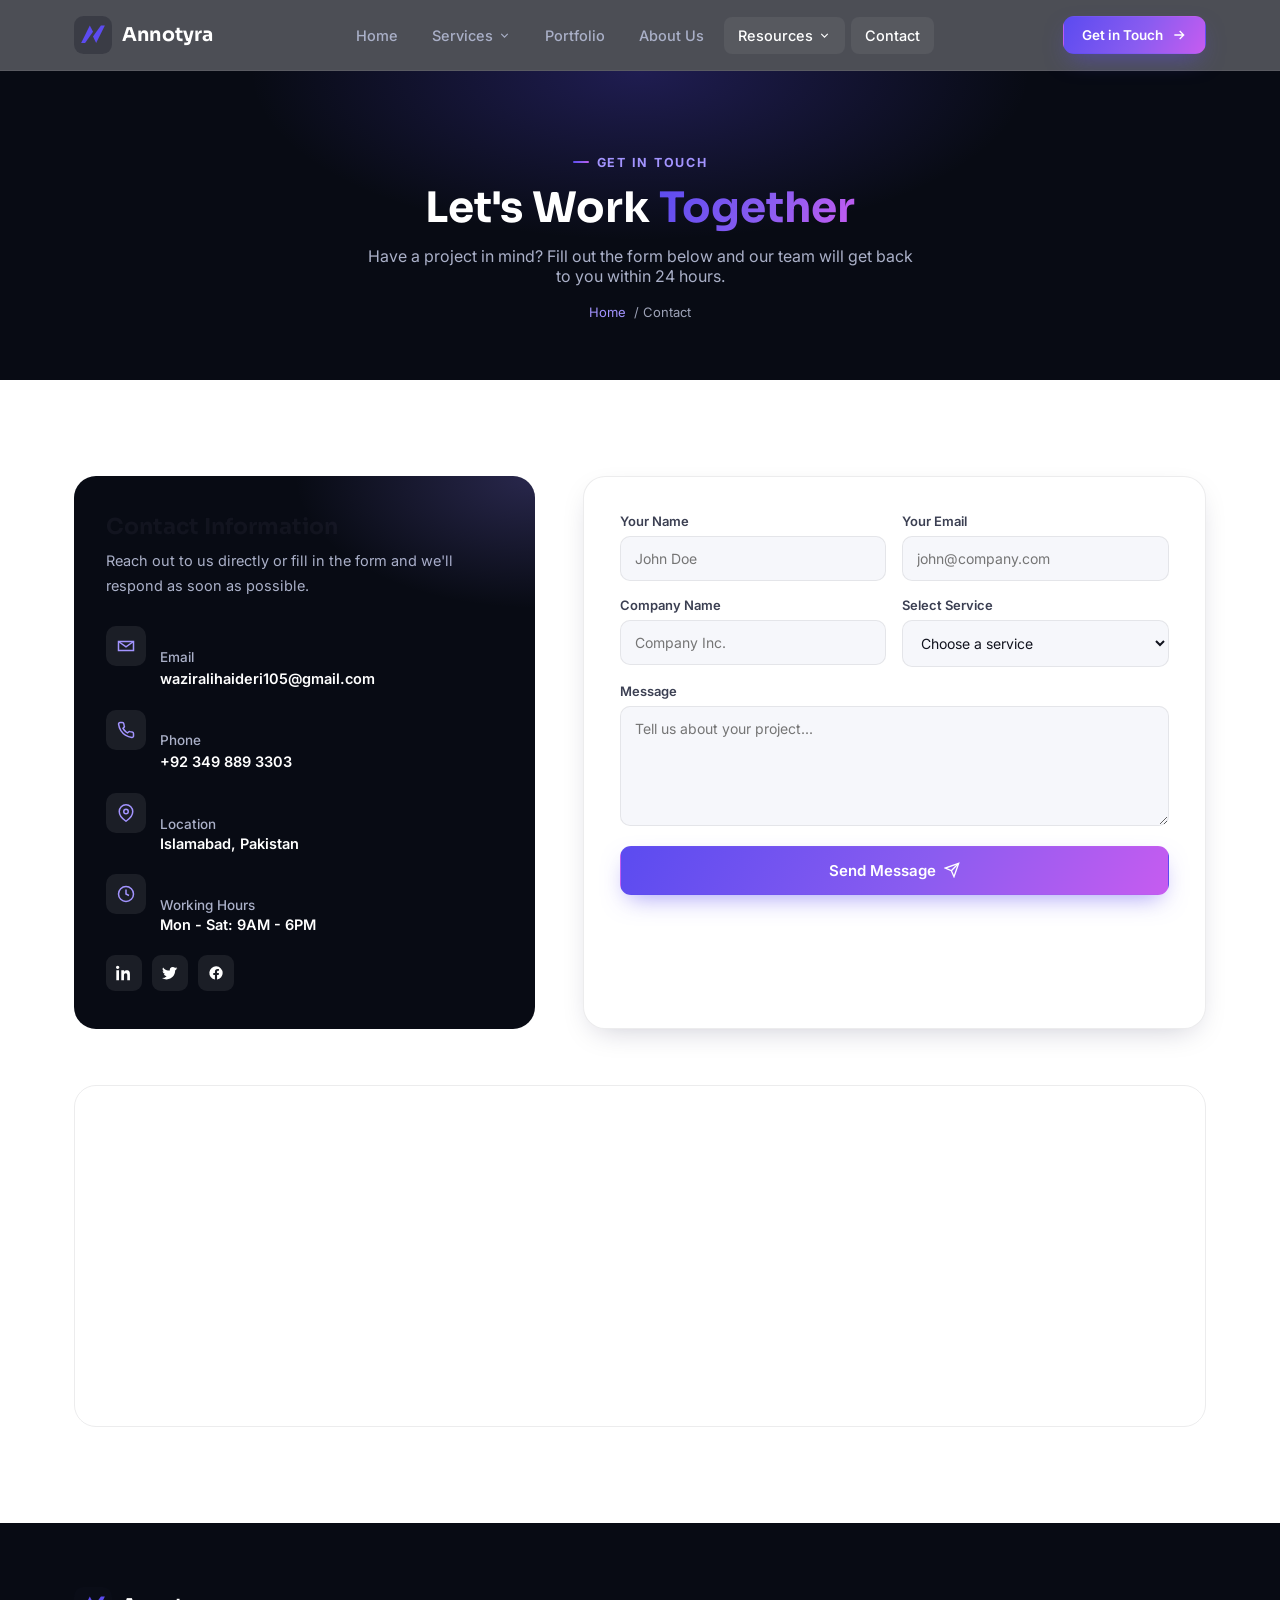
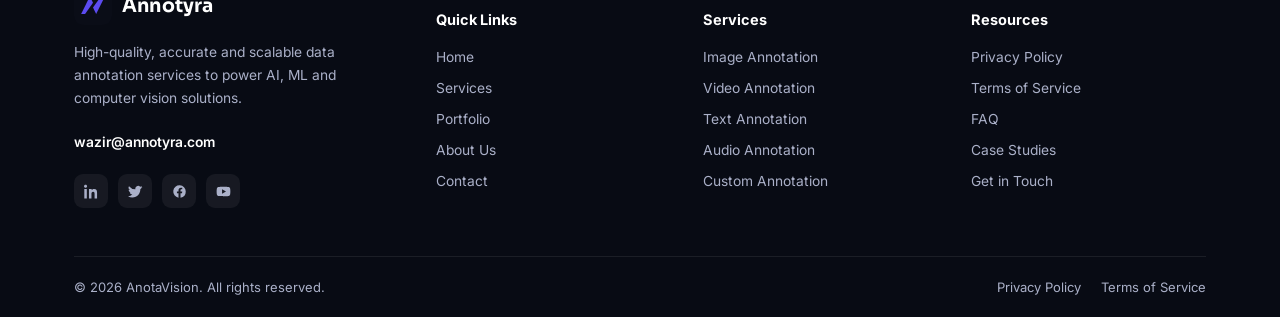
<file: contact.html>
<!DOCTYPE html>
<html lang="en">
<head>
<meta charset="UTF-8">
<meta name="viewport" content="width=device-width, initial-scale=1.0">
<title>Contact Us | Annotyra Data Annotation</title>
<meta name="description" content="Get in touch with Annotyra for high-quality data annotation services. Fill in the form or reach out directly and our team will respond within 24 hours.">
<link rel="icon" href="images/favicon.svg" type="image/svg+xml">
<link rel="preconnect" href="https://fonts.googleapis.com">
<link href="https://fonts.googleapis.com/css2?family=Sora:wght@500;600;700;800&family=Inter:wght@400;500;600;700&display=swap" rel="stylesheet">
<link rel="stylesheet" href="css/style.css">
</head>
<body>

<header class="site-header">
  <nav class="nav">
    <a href="index.html" class="brand">
      <svg class="brand-logo" viewBox="0 0 48 48" fill="none" xmlns="http://www.w3.org/2000/svg">
        <defs><linearGradient id="lgHead" x1="0" y1="0" x2="48" y2="48"><stop offset="0" stop-color="#5b4bf0"/><stop offset="1" stop-color="#c65cf0"/></linearGradient></defs>
        <rect width="48" height="48" rx="12" fill="#10132049"/>
        <path d="M9 34 L20 12 L24 20 L14 34 Z" fill="url(#lgHead)"/>
        <path d="M39 12 L28 34 L24 26 L34 12 Z" fill="url(#lgHead)"/>
      </svg>
      <span class="brand-name">Annotyra</span>
    </a>
    <ul class="nav-links">
      <li><a href="index.html" class="nav-link">Home</a></li>
      <li class="has-dropdown">
        <a href="services.html" class="nav-link">Services
          <svg viewBox="0 0 24 24" fill="none" stroke="currentColor" stroke-width="2"><polyline points="6 9 12 15 18 9"/></svg>
        </a>
        <div class="dropdown">
          <a href="services.html#image-annotation"><span class="dd-ico"><svg viewBox="0 0 24 24" fill="none" stroke="currentColor" stroke-width="2"><rect x="3" y="3" width="18" height="18" rx="2"/><circle cx="9" cy="9" r="2"/><path d="M21 15l-5-5L5 21"/></svg></span><span><strong>Image Annotation</strong><span>Bounding boxes, polygons, segmentation</span></span></a>
          <a href="services.html#video-annotation"><span class="dd-ico"><svg viewBox="0 0 24 24" fill="none" stroke="currentColor" stroke-width="2"><rect x="2" y="5" width="15" height="14" rx="2"/><path d="M22 8l-5 4 5 4V8z"/></svg></span><span><strong>Video Annotation</strong><span>Object tracking &amp; behavior labeling</span></span></a>
          <a href="services.html#3d-point-cloud"><span class="dd-ico"><svg viewBox="0 0 24 24" fill="none" stroke="currentColor" stroke-width="2"><path d="M12 2l9 5v10l-9 5-9-5V7z"/><path d="M3 7l9 5 9-5M12 12v10"/></svg></span><span><strong>3D Point Cloud</strong><span>LiDAR for autonomous vehicles</span></span></a>
          <a href="services.html#text-annotation"><span class="dd-ico"><svg viewBox="0 0 24 24" fill="none" stroke="currentColor" stroke-width="2"><path d="M4 6h16M4 12h10M4 18h7"/></svg></span><span><strong>Text Annotation</strong><span>NLP, sentiment &amp; NER classification</span></span></a>
          <a href="services.html#audio-annotation"><span class="dd-ico"><svg viewBox="0 0 24 24" fill="none" stroke="currentColor" stroke-width="2"><path d="M12 1a3 3 0 00-3 3v8a3 3 0 006 0V4a3 3 0 00-3-3z"/><path d="M19 10v2a7 7 0 01-14 0v-2M12 19v4"/></svg></span><span><strong>Audio Annotation</strong><span>Transcription &amp; speaker labeling</span></span></a>
          <a href="services.html#custom-annotation"><span class="dd-ico"><svg viewBox="0 0 24 24" fill="none" stroke="currentColor" stroke-width="2"><circle cx="12" cy="12" r="3"/><path d="M19.4 15a1.7 1.7 0 00.34 1.87l.06.06a2 2 0 11-2.83 2.83l-.06-.06a1.7 1.7 0 00-1.87-.34 1.7 1.7 0 00-1 1.55V21a2 2 0 11-4 0v-.09a1.7 1.7 0 00-1-1.55 1.7 1.7 0 00-1.87.34l-.06.06a2 2 0 11-2.83-2.83l.06-.06a1.7 1.7 0 00.34-1.87 1.7 1.7 0 00-1.55-1H3a2 2 0 110-4h.09a1.7 1.7 0 001.55-1 1.7 1.7 0 00-.34-1.87l-.06-.06a2 2 0 112.83-2.83l.06.06a1.7 1.7 0 001.87.34H9a1.7 1.7 0 001-1.55V3a2 2 0 114 0v.09a1.7 1.7 0 001 1.55 1.7 1.7 0 001.87-.34l.06-.06a2 2 0 112.83 2.83l-.06.06a1.7 1.7 0 00-.34 1.87V9a1.7 1.7 0 001.55 1H21a2 2 0 110 4h-.09a1.7 1.7 0 00-1.55 1z"/></svg></span><span><strong>Custom Annotation</strong><span>Tailored to your unique data needs</span></span></a>
        </div>
      </li>
      <li><a href="portfolio.html" class="nav-link">Portfolio</a></li>
      <li><a href="team.html" class="nav-link">About Us</a></li>
      <li class="has-dropdown">
        <a href="#" class="nav-link">Resources
          <svg viewBox="0 0 24 24" fill="none" stroke="currentColor" stroke-width="2"><polyline points="6 9 12 15 18 9"/></svg>
        </a>
        <div class="dropdown">
          <a href="privacy-policy.html"><span class="dd-ico"><svg viewBox="0 0 24 24" fill="none" stroke="currentColor" stroke-width="2"><path d="M12 2l8 4v6c0 5-3.5 8.5-8 10-4.5-1.5-8-5-8-10V6z"/></svg></span><span><strong>Privacy Policy</strong><span>How we protect your data</span></span></a>
          <a href="privacy-policy.html#terms"><span class="dd-ico"><svg viewBox="0 0 24 24" fill="none" stroke="currentColor" stroke-width="2"><path d="M14 2H6a2 2 0 00-2 2v16a2 2 0 002 2h12a2 2 0 002-2V8z"/><path d="M14 2v6h6"/></svg></span><span><strong>Terms of Service</strong><span>Guidelines for using AnotaVision</span></span></a>
          <a href="contact.html"><span class="dd-ico"><svg viewBox="0 0 24 24" fill="none" stroke="currentColor" stroke-width="2"><circle cx="12" cy="12" r="10"/><path d="M12 16v-4M12 8h.01"/></svg></span><span><strong>FAQ</strong><span>Answers to common questions</span></span></a>
        </div>
      </li>
      <li class="active"><a href="contact.html" class="nav-link">Contact</a></li>
    </ul>
    <div class="nav-cta">
      <a href="contact.html" class="btn btn-primary btn-sm">Get in Touch
        <svg viewBox="0 0 24 24" fill="none" stroke="currentColor" stroke-width="2"><path d="M5 12h14M13 6l6 6-6 6"/></svg>
      </a>
      <button class="nav-toggle" aria-label="Toggle menu">
        <svg viewBox="0 0 24 24" fill="none" stroke="currentColor" stroke-width="2" stroke-linecap="round"><line x1="3" y1="6" x2="21" y2="6"/><line x1="3" y1="12" x2="21" y2="12"/><line x1="3" y1="18" x2="21" y2="18"/></svg>
      </button>
    </div>
  </nav>
</header>

<section class="page-hero">
  <div class="container">
    <span class="eyebrow">Get In Touch</span>
    <h1>Let's Work <span class="accent">Together</span></h1>
    <p>Have a project in mind? Fill out the form below and our team will get back to you within 24 hours.</p>
    <div class="breadcrumb"><a href="index.html">Home</a> / Contact</div>
  </div>
</section>

<section class="contact">
  <div class="container">
    <div class="contact-grid">
      <div class="contact-info reveal">
        <h3>Contact Information</h3>
        <p>Reach out to us directly or fill in the form and we'll respond as soon as possible.</p>
        <div class="contact-item">
          <span class="ico"><svg viewBox="0 0 24 24" fill="none" stroke="currentColor" stroke-width="2"><path d="M22 6l-10 7L2 6"/><path d="M2 6h20v12H2z"/></svg></span>
          <div><h5>Email</h5><a href="mailto:waziralihaideri105@gmail.com">waziralihaideri105@gmail.com</a></div>
        </div>
        <div class="contact-item">
          <span class="ico"><svg viewBox="0 0 24 24" fill="none" stroke="currentColor" stroke-width="2"><path d="M22 16.9v3a2 2 0 01-2.2 2 19.8 19.8 0 01-8.6-3.1 19.5 19.5 0 01-6-6A19.8 19.8 0 012.1 4.2 2 2 0 014.1 2h3a2 2 0 012 1.7c.1.9.3 1.8.6 2.7a2 2 0 01-.4 2.1L8 9.9a16 16 0 006 6l1.4-1.3a2 2 0 012.1-.4c.9.3 1.8.5 2.7.6a2 2 0 011.8 2.1z"/></svg></span>
          <div><h5>Phone</h5><a href="tel:+923498893303">+92 349 889 3303</a></div>
        </div>
        <div class="contact-item">
          <span class="ico"><svg viewBox="0 0 24 24" fill="none" stroke="currentColor" stroke-width="2"><path d="M21 10c0 7-9 13-9 13s-9-6-9-13a9 9 0 0118 0z"/><circle cx="12" cy="10" r="3"/></svg></span>
          <div><h5>Location</h5><p>Islamabad, Pakistan</p></div>
        </div>
        <div class="contact-item">
          <span class="ico"><svg viewBox="0 0 24 24" fill="none" stroke="currentColor" stroke-width="2"><circle cx="12" cy="12" r="10"/><path d="M12 6v6l4 2"/></svg></span>
          <div><h5>Working Hours</h5><p>Mon - Sat: 9AM - 6PM</p></div>
        </div>
        <div class="contact-socials">
          <a href="#" aria-label="LinkedIn"><svg viewBox="0 0 24 24" fill="currentColor"><path d="M4.98 3.5C4.98 4.9 3.9 6 2.5 6S0 4.9 0 3.5 1.1 1 2.5 1s2.48 1.1 2.48 2.5zM.5 8h4V23h-4V8zM8.5 8h3.8v2h.05c.53-1 1.83-2.06 3.77-2.06 4.03 0 4.78 2.65 4.78 6.1V23h-4v-6.9c0-1.65-.03-3.77-2.3-3.77-2.3 0-2.66 1.8-2.66 3.65V23h-4V8z"/></svg></a>
          <a href="#" aria-label="Twitter"><svg viewBox="0 0 24 24" fill="currentColor"><path d="M23 4.9c-.8.4-1.7.6-2.6.8a4.5 4.5 0 002-2.5c-.9.5-1.9.9-3 1.1a4.5 4.5 0 00-7.6 4.1A12.8 12.8 0 011.6 3.6a4.5 4.5 0 001.4 6 4.5 4.5 0 01-2-.6v.1c0 2.2 1.6 4 3.7 4.4a4.5 4.5 0 01-2 .1 4.5 4.5 0 004.2 3.1A9 9 0 010 19.6a12.8 12.8 0 006.9 2c8.3 0 12.8-6.9 12.8-12.8v-.6c.9-.6 1.6-1.4 2.3-2.3z"/></svg></a>
          <a href="#" aria-label="Facebook"><svg viewBox="0 0 24 24" fill="currentColor"><path d="M22 12a10 10 0 10-11.6 9.9v-7H7.9V12h2.5V9.8c0-2.5 1.5-3.9 3.8-3.9 1.1 0 2.2.2 2.2.2v2.4h-1.2c-1.2 0-1.6.8-1.6 1.6V12h2.8l-.4 2.9h-2.4v7A10 10 0 0022 12z"/></svg></a>
        </div>
      </div>

      <div class="form-card reveal" data-delay=".1s">
        <div id="form-success" class="form-success">Thanks! Your message has been sent — we'll get back to you within 24 hours.</div>
        <div id="form-error" class="form-success" hidden style="background:#fdeeee;border-color:#f0b9b9;color:#7a1f1f;">Something went wrong sending your message. Please try again or email us directly at waziralihaideri105@gmail.com.</div>
        <form id="contact-form">
          <div class="form-row">
            <div class="form-group"><label>Your Name</label><input type="text" name="name" placeholder="John Doe" required></div>
            <div class="form-group"><label>Your Email</label><input type="email" name="email" placeholder="john@company.com" required></div>
          </div>
          <div class="form-row">
            <div class="form-group"><label>Company Name</label><input type="text" name="company" placeholder="Company Inc."></div>
            <div class="form-group">
              <label>Select Service</label>
              <select name="service">
                <option value="">Choose a service</option>
                <option>Image Annotation</option>
                <option>Video Annotation</option>
                <option>3D Point Cloud Annotation</option>
                <option>Text Annotation</option>
                <option>Audio Annotation</option>
                <option>Custom Annotation</option>
              </select>
            </div>
          </div>
          <div class="form-group" style="margin-bottom:20px;">
            <label>Message</label>
            <textarea name="message" placeholder="Tell us about your project..." required></textarea>
          </div>
          <button type="submit" class="btn btn-primary btn-block" id="submitBtn">
            <span id="submitBtnText">Send Message</span>
            <svg viewBox="0 0 24 24" fill="none" stroke="currentColor" stroke-width="2"><path d="M22 2L11 13"/><path d="M22 2l-7 20-4-9-9-4 20-7z"/></svg>
          </button>
        </form>
      </div>
    </div>

    <div class="map-wrap reveal">
      <iframe src="https://www.google.com/maps?q=world&output=embed" loading="lazy" referrerpolicy="no-referrer-when-downgrade" title="AnotaVision location map"></iframe>
    </div>
  </div>
</section>

<footer class="site-footer" id="site-footer-placeholder"></footer>

<script src="js/main.js"></script>
<script src="js/footer.js"></script>
<script src="js/contact.js"></script>
</body>
</html>
</file>
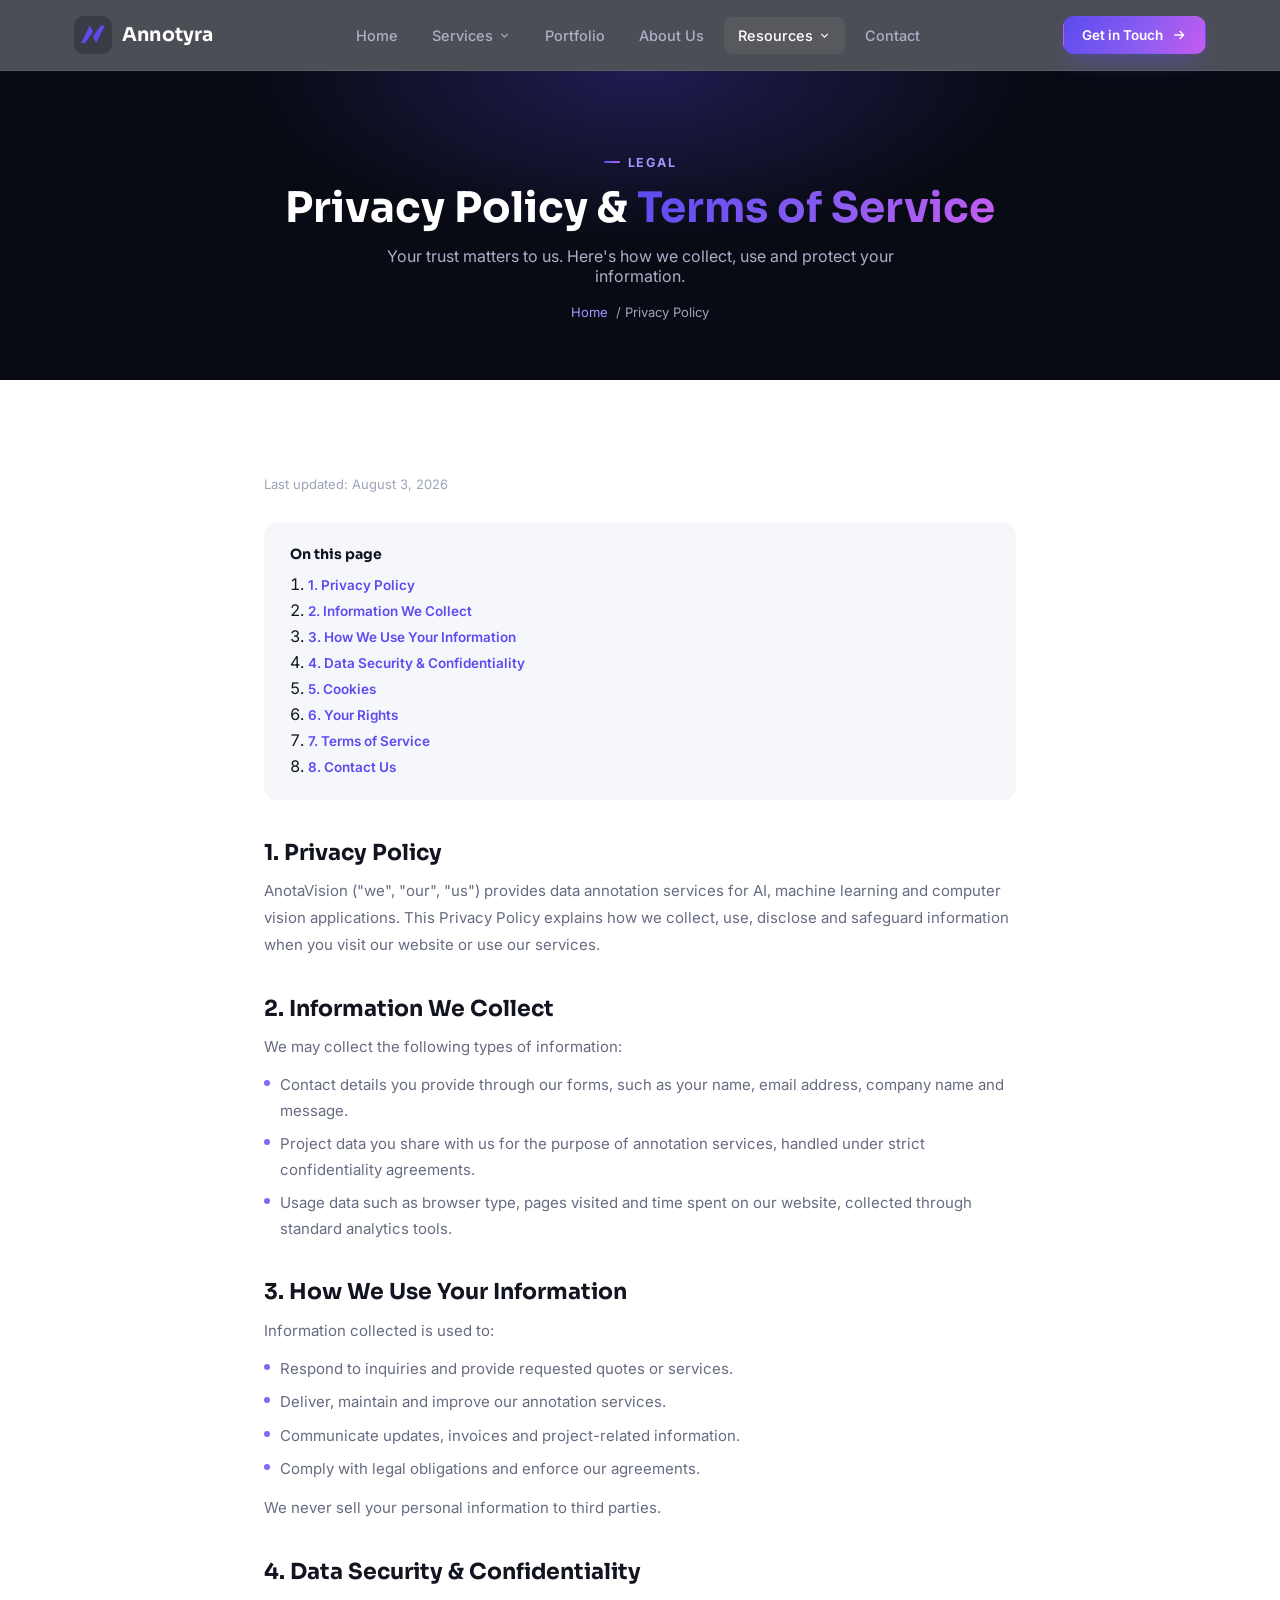
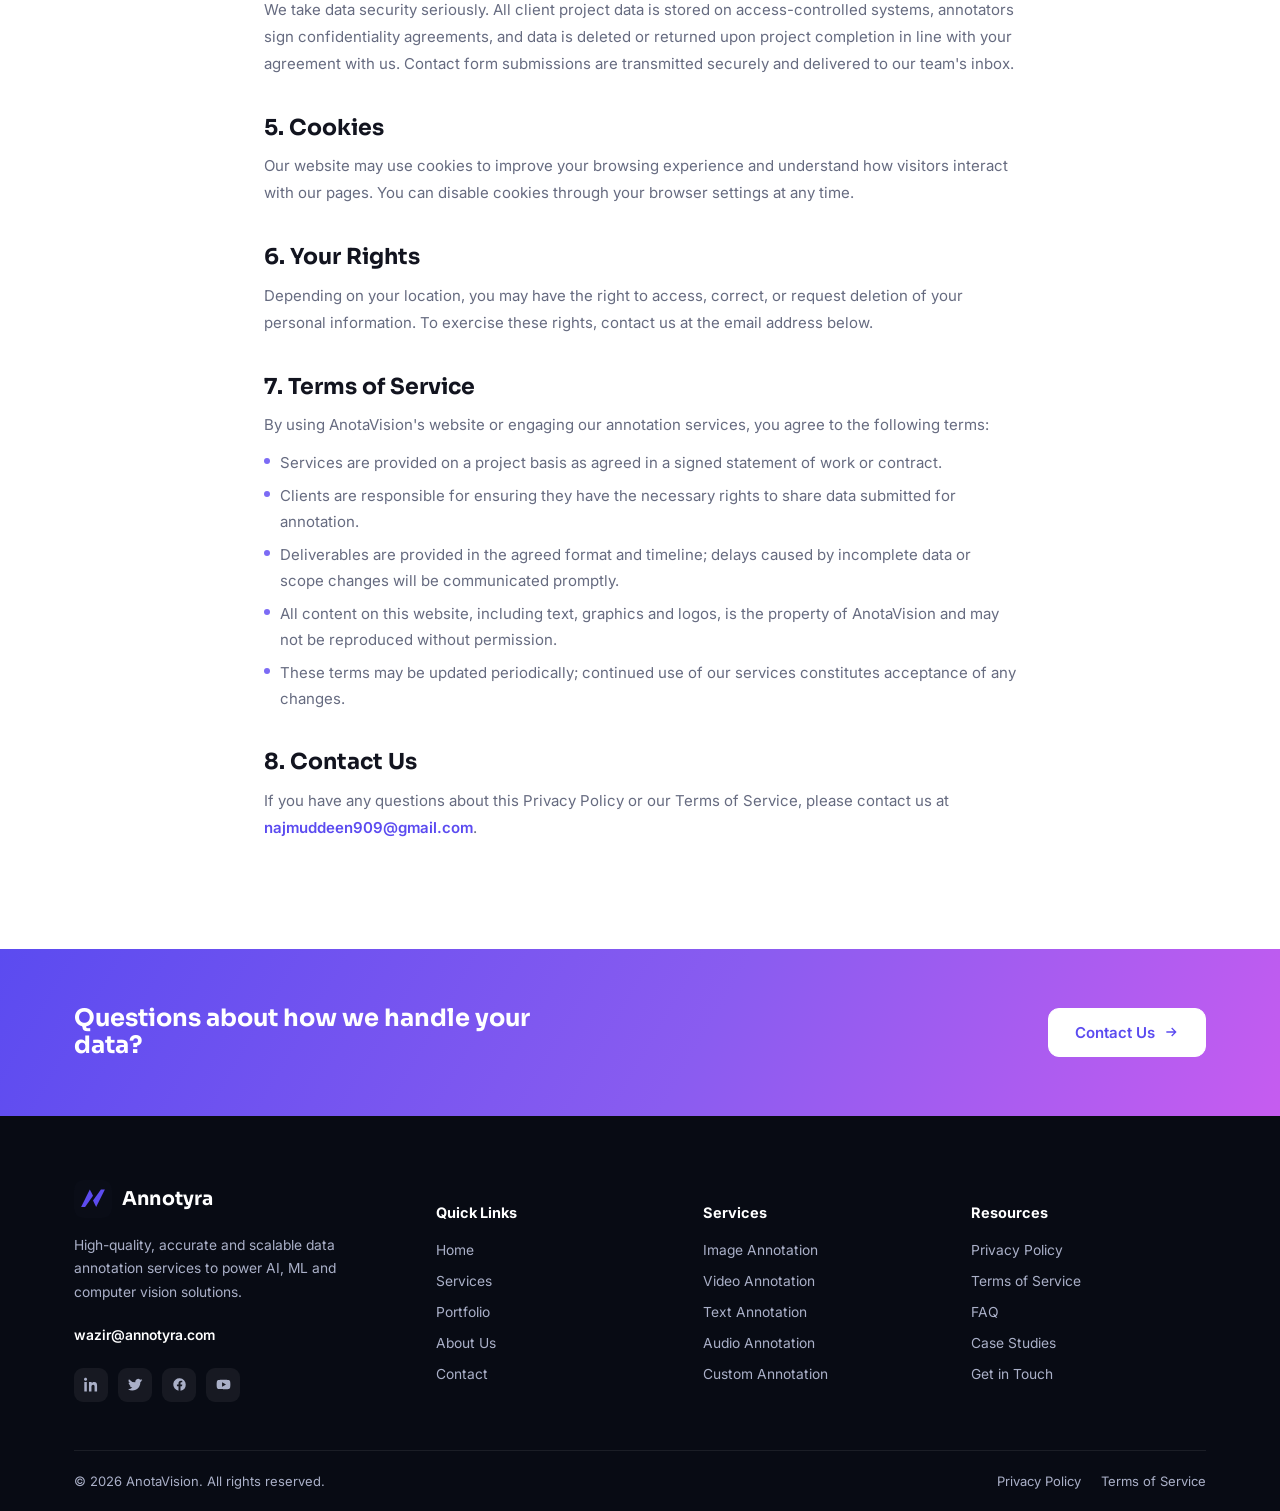
<file: privacy-policy.html>
<!DOCTYPE html>
<html lang="en">
<head>
<meta charset="UTF-8">
<meta name="viewport" content="width=device-width, initial-scale=1.0">
<title>Privacy Policy & Terms | Annotyra</title>
<meta name="description" content="Read Annotyra's privacy policy and terms of service — how we collect, use and protect your data.">
<link rel="icon" href="images/favicon.svg" type="image/svg+xml">
<link rel="preconnect" href="https://fonts.googleapis.com">
<link href="https://fonts.googleapis.com/css2?family=Sora:wght@500;600;700;800&family=Inter:wght@400;500;600;700&display=swap" rel="stylesheet">
<link rel="stylesheet" href="css/style.css">
</head>
<body>

<header class="site-header">
  <nav class="nav">
    <a href="index.html" class="brand">
      <svg class="brand-logo" viewBox="0 0 48 48" fill="none" xmlns="http://www.w3.org/2000/svg">
        <defs><linearGradient id="lgHead" x1="0" y1="0" x2="48" y2="48"><stop offset="0" stop-color="#5b4bf0"/><stop offset="1" stop-color="#c65cf0"/></linearGradient></defs>
        <rect width="48" height="48" rx="12" fill="#10132049"/>
        <path d="M9 34 L20 12 L24 20 L14 34 Z" fill="url(#lgHead)"/>
        <path d="M39 12 L28 34 L24 26 L34 12 Z" fill="url(#lgHead)"/>
      </svg>
      <span class="brand-name">Annotyra</span>
    </a>
    <ul class="nav-links">
      <li><a href="index.html" class="nav-link">Home</a></li>
      <li class="has-dropdown">
        <a href="services.html" class="nav-link">Services
          <svg viewBox="0 0 24 24" fill="none" stroke="currentColor" stroke-width="2"><polyline points="6 9 12 15 18 9"/></svg>
        </a>
        <div class="dropdown">
          <a href="services.html#image-annotation"><span class="dd-ico"><svg viewBox="0 0 24 24" fill="none" stroke="currentColor" stroke-width="2"><rect x="3" y="3" width="18" height="18" rx="2"/><circle cx="9" cy="9" r="2"/><path d="M21 15l-5-5L5 21"/></svg></span><span><strong>Image Annotation</strong><span>Bounding boxes, polygons, segmentation</span></span></a>
          <a href="services.html#video-annotation"><span class="dd-ico"><svg viewBox="0 0 24 24" fill="none" stroke="currentColor" stroke-width="2"><rect x="2" y="5" width="15" height="14" rx="2"/><path d="M22 8l-5 4 5 4V8z"/></svg></span><span><strong>Video Annotation</strong><span>Object tracking &amp; behavior labeling</span></span></a>
          <a href="services.html#3d-point-cloud"><span class="dd-ico"><svg viewBox="0 0 24 24" fill="none" stroke="currentColor" stroke-width="2"><path d="M12 2l9 5v10l-9 5-9-5V7z"/><path d="M3 7l9 5 9-5M12 12v10"/></svg></span><span><strong>3D Point Cloud</strong><span>LiDAR for autonomous vehicles</span></span></a>
          <a href="services.html#text-annotation"><span class="dd-ico"><svg viewBox="0 0 24 24" fill="none" stroke="currentColor" stroke-width="2"><path d="M4 6h16M4 12h10M4 18h7"/></svg></span><span><strong>Text Annotation</strong><span>NLP, sentiment &amp; NER classification</span></span></a>
          <a href="services.html#audio-annotation"><span class="dd-ico"><svg viewBox="0 0 24 24" fill="none" stroke="currentColor" stroke-width="2"><path d="M12 1a3 3 0 00-3 3v8a3 3 0 006 0V4a3 3 0 00-3-3z"/><path d="M19 10v2a7 7 0 01-14 0v-2M12 19v4"/></svg></span><span><strong>Audio Annotation</strong><span>Transcription &amp; speaker labeling</span></span></a>
          <a href="services.html#custom-annotation"><span class="dd-ico"><svg viewBox="0 0 24 24" fill="none" stroke="currentColor" stroke-width="2"><circle cx="12" cy="12" r="3"/><path d="M19.4 15a1.7 1.7 0 00.34 1.87l.06.06a2 2 0 11-2.83 2.83l-.06-.06a1.7 1.7 0 00-1.87-.34 1.7 1.7 0 00-1 1.55V21a2 2 0 11-4 0v-.09a1.7 1.7 0 00-1-1.55 1.7 1.7 0 00-1.87.34l-.06.06a2 2 0 11-2.83-2.83l.06-.06a1.7 1.7 0 00.34-1.87 1.7 1.7 0 00-1.55-1H3a2 2 0 110-4h.09a1.7 1.7 0 001.55-1 1.7 1.7 0 00-.34-1.87l-.06-.06a2 2 0 112.83-2.83l.06.06a1.7 1.7 0 001.87.34H9a1.7 1.7 0 001-1.55V3a2 2 0 114 0v.09a1.7 1.7 0 001 1.55 1.7 1.7 0 001.87-.34l.06-.06a2 2 0 112.83 2.83l-.06.06a1.7 1.7 0 00-.34 1.87V9a1.7 1.7 0 001.55 1H21a2 2 0 110 4h-.09a1.7 1.7 0 00-1.55 1z"/></svg></span><span><strong>Custom Annotation</strong><span>Tailored to your unique data needs</span></span></a>
        </div>
      </li>
      <li><a href="portfolio.html" class="nav-link">Portfolio</a></li>
      <li><a href="team.html" class="nav-link">About Us</a></li>
      <li class="has-dropdown active">
        <a href="#" class="nav-link">Resources
          <svg viewBox="0 0 24 24" fill="none" stroke="currentColor" stroke-width="2"><polyline points="6 9 12 15 18 9"/></svg>
        </a>
        <div class="dropdown">
          <a href="privacy-policy.html"><span class="dd-ico"><svg viewBox="0 0 24 24" fill="none" stroke="currentColor" stroke-width="2"><path d="M12 2l8 4v6c0 5-3.5 8.5-8 10-4.5-1.5-8-5-8-10V6z"/></svg></span><span><strong>Privacy Policy</strong><span>How we protect your data</span></span></a>
          <a href="privacy-policy.html#terms"><span class="dd-ico"><svg viewBox="0 0 24 24" fill="none" stroke="currentColor" stroke-width="2"><path d="M14 2H6a2 2 0 00-2 2v16a2 2 0 002 2h12a2 2 0 002-2V8z"/><path d="M14 2v6h6"/></svg></span><span><strong>Terms of Service</strong><span>Guidelines for using AnotaVision</span></span></a>
          <a href="contact.html"><span class="dd-ico"><svg viewBox="0 0 24 24" fill="none" stroke="currentColor" stroke-width="2"><circle cx="12" cy="12" r="10"/><path d="M12 16v-4M12 8h.01"/></svg></span><span><strong>FAQ</strong><span>Answers to common questions</span></span></a>
        </div>
      </li>
      <li><a href="contact.html" class="nav-link">Contact</a></li>
    </ul>
    <div class="nav-cta">
      <a href="contact.html" class="btn btn-primary btn-sm">Get in Touch
        <svg viewBox="0 0 24 24" fill="none" stroke="currentColor" stroke-width="2"><path d="M5 12h14M13 6l6 6-6 6"/></svg>
      </a>
      <button class="nav-toggle" aria-label="Toggle menu">
        <svg viewBox="0 0 24 24" fill="none" stroke="currentColor" stroke-width="2" stroke-linecap="round"><line x1="3" y1="6" x2="21" y2="6"/><line x1="3" y1="12" x2="21" y2="12"/><line x1="3" y1="18" x2="21" y2="18"/></svg>
      </button>
    </div>
  </nav>
</header>

<section class="page-hero">
  <div class="container">
    <span class="eyebrow">Legal</span>
    <h1>Privacy Policy &amp; <span class="accent">Terms of Service</span></h1>
    <p>Your trust matters to us. Here's how we collect, use and protect your information.</p>
    <div class="breadcrumb"><a href="index.html">Home</a> / Privacy Policy</div>
  </div>
</section>

<section class="policy">
  <div class="container policy-content">
    <span class="policy-updated">Last updated: August 3, 2026</span>

    <div class="policy-toc">
      <h4>On this page</h4>
      <ol>
        <li><a href="#privacy">1. Privacy Policy</a></li>
        <li><a href="#information-we-collect">2. Information We Collect</a></li>
        <li><a href="#how-we-use">3. How We Use Your Information</a></li>
        <li><a href="#data-security">4. Data Security &amp; Confidentiality</a></li>
        <li><a href="#cookies">5. Cookies</a></li>
        <li><a href="#your-rights">6. Your Rights</a></li>
        <li><a href="terms">7. Terms of Service</a></li>
        <li><a href="#contact-us">8. Contact Us</a></li>
      </ol>
    </div>

    <h2 id="privacy">1. Privacy Policy</h2>
    <p>AnotaVision ("we", "our", "us") provides data annotation services for AI, machine learning and computer vision applications. This Privacy Policy explains how we collect, use, disclose and safeguard information when you visit our website or use our services.</p>

    <h2 id="information-we-collect">2. Information We Collect</h2>
    <p>We may collect the following types of information:</p>
    <ul>
      <li>Contact details you provide through our forms, such as your name, email address, company name and message.</li>
      <li>Project data you share with us for the purpose of annotation services, handled under strict confidentiality agreements.</li>
      <li>Usage data such as browser type, pages visited and time spent on our website, collected through standard analytics tools.</li>
    </ul>

    <h2 id="how-we-use">3. How We Use Your Information</h2>
    <p>Information collected is used to:</p>
    <ul>
      <li>Respond to inquiries and provide requested quotes or services.</li>
      <li>Deliver, maintain and improve our annotation services.</li>
      <li>Communicate updates, invoices and project-related information.</li>
      <li>Comply with legal obligations and enforce our agreements.</li>
    </ul>
    <p>We never sell your personal information to third parties.</p>

    <h2 id="data-security">4. Data Security &amp; Confidentiality</h2>
    <p>We take data security seriously. All client project data is stored on access-controlled systems, annotators sign confidentiality agreements, and data is deleted or returned upon project completion in line with your agreement with us. Contact form submissions are transmitted securely and delivered to our team's inbox.</p>

    <h2 id="cookies">5. Cookies</h2>
    <p>Our website may use cookies to improve your browsing experience and understand how visitors interact with our pages. You can disable cookies through your browser settings at any time.</p>

    <h2 id="your-rights">6. Your Rights</h2>
    <p>Depending on your location, you may have the right to access, correct, or request deletion of your personal information. To exercise these rights, contact us at the email address below.</p>

    <h2 id="terms">7. Terms of Service</h2>
    <p>By using AnotaVision's website or engaging our annotation services, you agree to the following terms:</p>
    <ul>
      <li>Services are provided on a project basis as agreed in a signed statement of work or contract.</li>
      <li>Clients are responsible for ensuring they have the necessary rights to share data submitted for annotation.</li>
      <li>Deliverables are provided in the agreed format and timeline; delays caused by incomplete data or scope changes will be communicated promptly.</li>
      <li>All content on this website, including text, graphics and logos, is the property of AnotaVision and may not be reproduced without permission.</li>
      <li>These terms may be updated periodically; continued use of our services constitutes acceptance of any changes.</li>
    </ul>

    <h2 id="contact-us">8. Contact Us</h2>
    <p>If you have any questions about this Privacy Policy or our Terms of Service, please contact us at <a href="mailto:najmuddeen909@gmail.com" style="color:var(--violet-600);font-weight:600;">najmuddeen909@gmail.com</a>.</p>
  </div>
</section>

<section class="cta-strip">
  <div class="container">
    <h3>Questions about how we handle your data?</h3>
    <a href="contact.html" class="btn btn-outline-dark">Contact Us
      <svg viewBox="0 0 24 24" fill="none" stroke="currentColor" stroke-width="2"><path d="M5 12h14M13 6l6 6-6 6"/></svg>
    </a>
  </div>
</section>

<footer class="site-footer" id="site-footer-placeholder"></footer>

<script src="js/main.js"></script>
<script src="js/footer.js"></script>
</body>
</html>
</file>
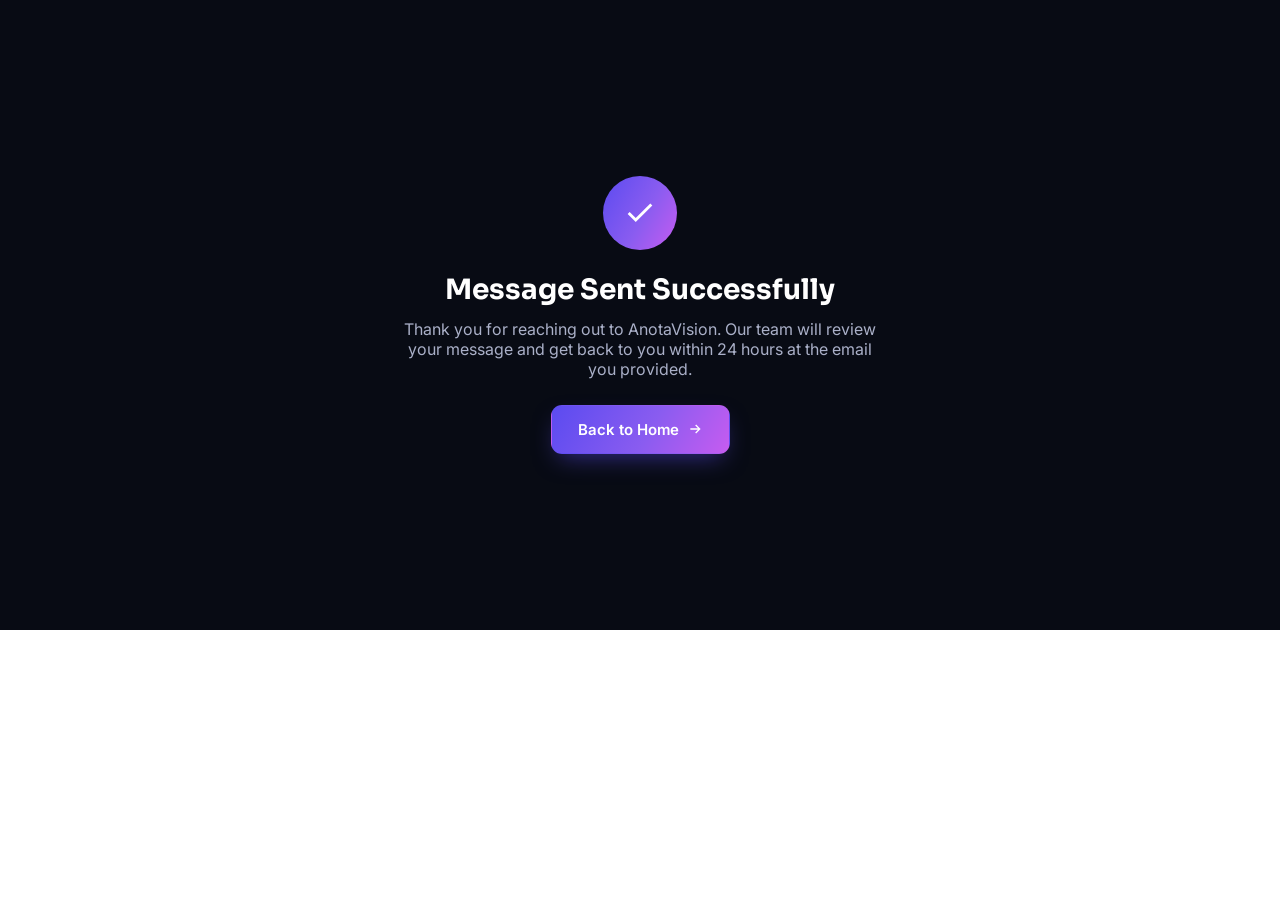
<file: thank-you.html>
<!DOCTYPE html>
<html lang="en">
<head>
<meta charset="UTF-8">
<meta name="viewport" content="width=device-width, initial-scale=1.0">
<title>Message Sent | Annotyra</title>
<link rel="icon" href="images/favicon.svg" type="image/svg+xml">
<link rel="preconnect" href="https://fonts.googleapis.com">
<link href="https://fonts.googleapis.com/css2?family=Sora:wght@500;600;700;800&family=Inter:wght@400;500;600;700&display=swap" rel="stylesheet">
<link rel="stylesheet" href="css/style.css">
<style>
  .thanks{min-height:70vh;display:flex;align-items:center;justify-content:center;background:var(--navy-950);text-align:center;padding:40px 20px;}
  .thanks .box{max-width:480px;}
  .thanks .ico{width:74px;height:74px;border-radius:50%;background:var(--grad);display:flex;align-items:center;justify-content:center;margin:0 auto 24px;}
  .thanks .ico svg{width:34px;height:34px;color:#fff;}
  .thanks h1{color:#fff;font-size:28px;margin-bottom:12px;}
  .thanks p{color:var(--text-onlight-dim);margin-bottom:26px;}
</style>
</head>
<body>
  <section class="thanks">
    <div class="box">
      <div class="ico"><svg viewBox="0 0 24 24" fill="none" stroke="currentColor" stroke-width="2"><polyline points="20 6 9 17 4 12"/></svg></div>
      <h1>Message Sent Successfully</h1>
      <p>Thank you for reaching out to AnotaVision. Our team will review your message and get back to you within 24 hours at the email you provided.</p>
      <a href="index.html" class="btn btn-primary">Back to Home
        <svg viewBox="0 0 24 24" fill="none" stroke="currentColor" stroke-width="2"><path d="M5 12h14M13 6l6 6-6 6"/></svg>
      </a>
    </div>
  </section>
</body>
</html>
</file>
<file: css/style.css>
/* =========================================================
   AnotaVision — Data Annotation Services
   Design tokens
========================================================= */
:root{
  --navy-950:#080b14;
  --navy-900:#0c1120;
  --navy-800:#131a2c;
  --navy-700:#1b2338;
  --line-dark: rgba(255,255,255,0.08);

  --violet-600:#5b4bf0;
  --violet-500:#7c6bf5;
  --violet-400:#a394ff;
  --grad: linear-gradient(120deg,#5b4bf0 0%,#8a5cf0 55%,#c65cf0 100%);
  --grad-soft: linear-gradient(120deg,rgba(91,75,240,.16),rgba(198,92,240,.16));

  --ink-900:#12141f;
  --ink-700:#3b3f52;
  --ink-500:#666b80;
  --ink-300:#9ea3b8;

  --paper:#ffffff;
  --paper-soft:#f6f7fb;
  --paper-line: rgba(18,20,31,0.08);

  --text-onlight:#e7e9f5;
  --text-onlight-dim:#aab0c8;

  --radius-lg: 22px;
  --radius-md: 14px;
  --radius-sm: 9px;

  --shadow-1: 0 20px 50px -20px rgba(20,15,60,0.35);
  --shadow-2: 0 10px 30px -12px rgba(20,15,60,0.25);

  --font-head: 'Sora', sans-serif;
  --font-body: 'Inter', sans-serif;

  --container: 1180px;
}

*,*::before,*::after{box-sizing:border-box;}
html{scroll-behavior:smooth;}
body{
  margin:0;
  font-family:var(--font-body);
  color:var(--ink-900);
  background:var(--paper);
  -webkit-font-smoothing:antialiased;
  overflow-x:hidden;
}
body.nav-open{overflow:hidden;}
img{max-width:100%;display:block;}
a{text-decoration:none;color:inherit;}
ul{margin:0;padding:0;list-style:none;}
button{font-family:inherit;}
h1,h2,h3,h4{font-family:var(--font-head);margin:0;line-height:1.15;color:var(--ink-900);}
p{margin:0;}
.container{max-width:var(--container);margin:0 auto;padding:0 24px;}

section{padding:96px 0;}
@media(max-width:768px){ section{padding:64px 0;} }

.eyebrow{
  display:inline-flex;align-items:center;gap:8px;
  font-size:12.5px;font-weight:700;letter-spacing:.14em;text-transform:uppercase;
  color:var(--violet-600);
  margin-bottom:14px;
}
.eyebrow::before{
  content:'';width:16px;height:2px;border-radius:2px;background:var(--grad);
}
.eyebrow.on-dark{color:var(--violet-400);}

.accent{
  background:var(--grad);
  -webkit-background-clip:text;background-clip:text;color:transparent;
}

.section-head{max-width:640px;margin:0 auto 48px;text-align:center;}
.section-head h2{font-size:clamp(28px,3.4vw,40px);}
.section-head p{margin-top:14px;color:var(--ink-500);font-size:16px;line-height:1.6;}
.section-head.on-dark h2{color:#fff;}
.section-head.on-dark p{color:var(--text-onlight-dim);}
.section-head.left{margin:0 0 40px;text-align:left;}

/* Buttons */
.btn{
  display:inline-flex;align-items:center;justify-content:center;gap:8px;
  padding:14px 26px;border-radius:11px;font-weight:600;font-size:15px;
  border:1px solid transparent;cursor:pointer;transition:.25s ease;white-space:nowrap;
}
.btn svg{width:16px;height:16px;transition:transform .25s ease;}
.btn:hover svg{transform:translateX(3px);}
.btn-primary{background:var(--grad);color:#fff;box-shadow:0 10px 24px -8px rgba(91,75,240,.55);}
.btn-primary:hover{filter:brightness(1.08);transform:translateY(-1px);}
.btn-outline-dark{background:rgba(255,255,255,.06);color:#fff;border-color:rgba(255,255,255,.18);}
.btn-outline-dark:hover{background:rgba(255,255,255,.12);}
.btn-outline{background:transparent;color:var(--ink-900);border-color:var(--paper-line);}
.btn-outline:hover{border-color:var(--violet-600);color:var(--violet-600);}
.btn-block{width:100%;}
.btn-sm{padding:10px 18px;font-size:13.5px;}

/* =========================================================
   HEADER / NAV
========================================================= */
.site-header{
  position:sticky;top:0;z-index:1000;
  background:rgba(8,11,20,0.72);
  backdrop-filter:blur(14px);
  -webkit-backdrop-filter:blur(14px);
  border-bottom:1px solid var(--line-dark);
}
.nav{
  max-width:var(--container);margin:0 auto;padding:16px 24px;
  display:flex;align-items:center;justify-content:space-between;gap:24px;
}
.brand{display:flex;align-items:center;gap:10px;}
.brand-logo{width:38px;height:38px;flex:none;}
.brand-name{font-family:var(--font-head);font-weight:700;font-size:19px;color:#fff;letter-spacing:.01em;}

.nav-links{display:flex;align-items:center;gap:6px;}
.nav-links > li{position:relative;}
.nav-links a.nav-link{
  display:flex;align-items:center;gap:5px;
  padding:10px 14px;border-radius:8px;color:var(--text-onlight-dim);
  font-size:14.5px;font-weight:500;transition:.2s;
}
.nav-links a.nav-link:hover, .nav-links li.active > a.nav-link{color:#fff;background:rgba(255,255,255,.06);}
.nav-links a.nav-link svg{width:13px;height:13px;transition:transform .2s;flex:none;}
.has-dropdown:hover .nav-link svg, .has-dropdown.open .nav-link svg{transform:rotate(180deg);}

.dropdown{
  position:absolute;top:calc(100% + 10px);left:50%;transform:translateX(-50%) translateY(6px);
  min-width:260px;background:var(--navy-800);border:1px solid var(--line-dark);
  border-radius:var(--radius-md);padding:10px;box-shadow:var(--shadow-1);
  opacity:0;visibility:hidden;transition:.2s ease;
  z-index:20;
}
.has-dropdown:hover .dropdown, .has-dropdown.open .dropdown{
  opacity:1;visibility:visible;transform:translateX(-50%) translateY(0);
}
.dropdown a{
  display:flex;align-items:flex-start;gap:10px;padding:10px 12px;border-radius:8px;color:var(--text-onlight-dim);
}
.dropdown a:hover{background:rgba(255,255,255,.06);color:#fff;}
.dropdown a .dd-ico{
  width:30px;height:30px;flex:none;border-radius:8px;background:var(--grad-soft);
  display:flex;align-items:center;justify-content:center;
}
.dropdown a .dd-ico svg{width:15px;height:15px;color:var(--violet-400);}
.dropdown a strong{display:block;font-size:13.5px;color:inherit;font-weight:600;}
.dropdown a span{display:block;font-size:11.5px;color:var(--ink-300);margin-top:1px;}

.nav-cta{display:flex;align-items:center;gap:10px;}
.nav-toggle{display:none;width:40px;height:40px;border:1px solid var(--line-dark);border-radius:9px;background:rgba(255,255,255,.06);align-items:center;justify-content:center;cursor:pointer;flex:none;}
.nav-toggle svg{width:19px;height:19px;color:#fff;pointer-events:none;}

/* =========================================================
   HERO
========================================================= */
.hero{
  position:relative;background:var(--navy-950);
  padding:64px 0 60px;overflow:hidden;
  background-image:
    radial-gradient(600px 300px at 15% 0%, rgba(91,75,240,.25), transparent 60%),
    radial-gradient(500px 300px at 100% 10%, rgba(198,92,240,.16), transparent 60%);
}
.hero-grid{display:grid;grid-template-columns:1fr 1fr;gap:48px;align-items:center;}
.hero-copy .eyebrow{color:var(--violet-400);}
.hero-copy h1{color:#fff;font-size:clamp(32px,4.4vw,50px);letter-spacing:-.01em;}
.hero-copy p{color:var(--text-onlight-dim);margin-top:18px;font-size:16.5px;line-height:1.7;max-width:520px;}
.hero-actions{display:flex;gap:14px;margin-top:30px;flex-wrap:wrap;}
.hero-badges{display:flex;flex-wrap:wrap;gap:20px 28px;margin-top:38px;}
.hero-badges div{display:flex;align-items:center;gap:8px;color:var(--text-onlight-dim);font-size:13.5px;font-weight:500;}
.hero-badges svg{width:16px;height:16px;color:var(--violet-400);flex:none;}

.hero-art{position:relative;aspect-ratio:1.15/1;border-radius:20px;overflow:hidden;border:1px solid var(--line-dark);
  background:linear-gradient(180deg,#0e1424,#080b14 70%);}
.hero-art svg{width:100%;height:100%;display:block;}

.logos-strip{border-bottom:1px solid var(--line-dark);background:var(--navy-950);padding:26px 0;}
.logos-strip p{text-align:center;font-size:12px;letter-spacing:.1em;text-transform:uppercase;color:var(--ink-300);margin-bottom:18px;}
.logos-row{display:flex;flex-wrap:wrap;justify-content:center;gap:36px;}
.logos-row span{display:flex;align-items:center;gap:8px;color:var(--text-onlight-dim);font-weight:600;font-size:14.5px;opacity:.75;font-family:var(--font-head);}
.logos-row svg{width:16px;height:16px;color:var(--violet-400);}

/* =========================================================
   ABOUT
========================================================= */
.about{background:var(--paper);}
.about-grid{display:grid;grid-template-columns:0.95fr 1.05fr;gap:56px;align-items:center;}
.about-media{position:relative;}
.about-media img, .about-media .media-box{border-radius:var(--radius-lg);box-shadow:var(--shadow-1);}
.media-box{
  aspect-ratio:4/3;background:linear-gradient(160deg,#171f36,#0c101d);
  display:flex;align-items:center;justify-content:center;position:relative;overflow:hidden;
}
.media-box svg{width:56%;}
.stat-card{
  position:absolute;left:20px;right:20px;bottom:-30px;background:#fff;border-radius:var(--radius-md);
  box-shadow:var(--shadow-1);display:flex;padding:20px 8px;
}
.stat-card .stat{flex:1;text-align:center;border-right:1px solid var(--paper-line);}
.stat-card .stat:last-child{border-right:none;}
.stat-card h3{font-size:22px;color:var(--violet-600);}
.stat-card span{display:block;font-size:11.5px;color:var(--ink-500);margin-top:4px;}

.about-copy ul{margin:22px 0 28px;display:flex;flex-direction:column;gap:12px;}
.about-copy ul li{display:flex;gap:10px;align-items:flex-start;font-size:14.5px;color:var(--ink-700);}
.about-copy ul li svg{width:18px;height:18px;color:var(--violet-600);flex:none;margin-top:1px;}
.about-copy p{color:var(--ink-500);line-height:1.75;margin-top:14px;}

/* =========================================================
   TEAM
========================================================= */
.team{background:var(--paper-soft);}
.team-grid{display:grid;grid-template-columns:repeat(5,1fr);gap:22px;}
.team-card{background:#fff;border-radius:var(--radius-md);overflow:hidden;box-shadow:var(--shadow-2);transition:.25s;}
.team-card:hover{transform:translateY(-6px);box-shadow:var(--shadow-1);}
.team-photo{aspect-ratio:3/3.4;background:linear-gradient(160deg,#e4e6f4,#c9cdea);position:relative;overflow:hidden;}
.team-photo svg{width:100%;height:100%;}
.team-photo img{width:100%;height:100%;object-fit:cover;object-position:center top;display:block;transition:transform .35s ease;}
.team-card:hover .team-photo img{transform:scale(1.05);}
.team-info{padding:16px 14px 18px;text-align:center;}
.team-info h4{font-size:15px;}
.team-info span{display:block;font-size:12.5px;color:var(--violet-600);margin-top:3px;font-weight:600;}
.team-social{display:flex;justify-content:center;gap:8px;margin-top:10px;}
.team-social a{width:26px;height:26px;border-radius:50%;background:var(--paper-soft);display:flex;align-items:center;justify-content:center;}
.team-social svg{width:12px;height:12px;color:var(--ink-500);}
.team-social a:hover{background:var(--grad);}
.team-social a:hover svg{color:#fff;}

/* View-profile button on each team card — compact by default so it stays
   proportionate on every breakpoint, shrinking further on small screens */
.team-view-btn{
  display:inline-flex;align-items:center;gap:5px;
  margin-top:12px;padding:6px 13px;border-radius:999px;
  background:var(--grad-soft);border:1px solid transparent;
  color:var(--violet-600);font-size:11.5px;font-weight:700;
  font-family:var(--font-body);cursor:pointer;transition:.2s ease;
  line-height:1.4;
}
.team-view-btn svg{width:11px;height:11px;transition:transform .2s ease;}
.team-view-btn:hover{background:var(--grad);color:#fff;transform:translateY(-1px);}
.team-view-btn:hover svg{transform:translateX(2px);}
.team-view-btn:focus-visible{outline:2px solid var(--violet-500);outline-offset:2px;}

/* =========================================================
   TEAM MEMBER MODAL
========================================================= */
.team-modal{
  position:fixed;inset:0;z-index:2000;
  display:flex;align-items:center;justify-content:center;
  padding:20px;
  opacity:0;visibility:hidden;
  transition:opacity .25s ease, visibility .25s ease;
}
.team-modal.open{opacity:1;visibility:visible;}
.team-modal-overlay{
  position:absolute;inset:0;background:rgba(8,11,20,.7);
  backdrop-filter:blur(3px);-webkit-backdrop-filter:blur(3px);
}
.team-modal-card{
  position:relative;z-index:1;width:100%;max-width:440px;
  max-height:calc(100vh - 40px);overflow-y:auto;
  background:#fff;border-radius:var(--radius-lg);
  box-shadow:var(--shadow-1);
  transform:translateY(18px) scale(.97);opacity:0;
  transition:transform .28s ease, opacity .28s ease;
}
.team-modal.open .team-modal-card{transform:translateY(0) scale(1);opacity:1;}
.team-modal-close{
  position:absolute;top:14px;right:14px;z-index:2;
  width:34px;height:34px;border-radius:50%;border:none;
  background:rgba(8,11,20,.55);color:#fff;
  display:flex;align-items:center;justify-content:center;cursor:pointer;
}
.team-modal-close svg{width:16px;height:16px;}
.team-modal-close:hover{background:var(--navy-950);}
.team-modal-photo{aspect-ratio:4/3;background:linear-gradient(160deg,#e4e6f4,#c9cdea);overflow:hidden;border-radius:var(--radius-lg) var(--radius-lg) 0 0;}
.team-modal-photo img{width:100%;height:100%;object-fit:cover;object-position:center top;display:block;}
.team-modal-body{padding:26px 28px 30px;}
.team-modal-body h3{font-size:20px;}
.team-modal-role{display:block;color:var(--violet-600);font-weight:700;font-size:13px;margin-top:4px;}
.team-modal-bio{margin-top:16px;color:var(--ink-500);font-size:14.5px;line-height:1.7;}
.team-modal-actions{display:flex;align-items:center;justify-content:space-between;gap:14px;margin-top:24px;flex-wrap:wrap;}
.team-modal-socials{display:flex;gap:8px;}
.team-modal-socials a{width:34px;height:34px;border-radius:50%;background:var(--paper-soft);display:flex;align-items:center;justify-content:center;}
.team-modal-socials svg{width:14px;height:14px;color:var(--ink-500);}
.team-modal-socials a:hover{background:var(--grad);}
.team-modal-socials a:hover svg{color:#fff;}
body.modal-open{overflow:hidden;}

/* =========================================================
   SERVICES
========================================================= */
.services{background:var(--navy-950);position:relative;}
.services-grid{display:grid;grid-template-columns:repeat(3,1fr);gap:20px;}
.service-card{
  background:var(--navy-800);border:1px solid var(--line-dark);border-radius:var(--radius-md);
  padding:26px 24px;transition:.25s;
}
.service-card:hover{border-color:var(--violet-500);transform:translateY(-4px);background:var(--navy-700);}
.service-ico{width:44px;height:44px;border-radius:11px;background:var(--grad);display:flex;align-items:center;justify-content:center;margin-bottom:16px;}
.service-ico svg{width:22px;height:22px;color:#fff;}
.service-card h4{color:#fff;font-size:16.5px;margin-bottom:8px;}
.service-card p{color:var(--text-onlight-dim);font-size:13.8px;line-height:1.6;}
.service-link{display:inline-flex;align-items:center;gap:6px;margin-top:14px;color:var(--violet-400);font-size:13.5px;font-weight:600;}
.service-link svg{width:14px;height:14px;transition:.2s;}
.service-card:hover .service-link svg{transform:translateX(3px);}
.services-cta{text-align:center;margin-top:36px;}

/* Per-service demo video on the services detail page */
.service-video{
  margin:16px 0 4px;
  border-radius:var(--radius-sm);
  overflow:hidden;
  background:var(--navy-950);
  border:1px solid var(--paper-line);
  aspect-ratio:16/9;
}
.service-video video{
  width:100%;height:100%;display:block;background:#000;object-fit:cover;
}

/* =========================================================
   PORTFOLIO
========================================================= */
.portfolio{background:var(--paper);}
.filter-bar{display:flex;justify-content:center;gap:8px;flex-wrap:wrap;margin-bottom:40px;}
.filter-btn{padding:10px 20px;border-radius:999px;border:1px solid var(--paper-line);background:#fff;font-size:13.5px;font-weight:600;color:var(--ink-500);cursor:pointer;transition:.2s;}
.filter-btn.active,.filter-btn:hover{background:var(--grad);color:#fff;border-color:transparent;}
.portfolio-grid{display:grid;grid-template-columns:repeat(4,1fr);gap:20px;}
.portfolio-card{border-radius:var(--radius-md);overflow:hidden;position:relative;box-shadow:var(--shadow-2);}
.portfolio-thumb{aspect-ratio:4/3.4;background:linear-gradient(160deg,#1a2036,#0c101d);position:relative;overflow:hidden;}
.portfolio-thumb svg{width:100%;height:100%;}
.portfolio-thumb img{width:100%;height:100%;object-fit:cover;display:block;}
.portfolio-tag{position:absolute;top:12px;left:12px;background:rgba(8,11,20,.75);color:#fff;font-size:11px;font-weight:700;padding:5px 10px;border-radius:999px;letter-spacing:.03em;}
.portfolio-caption{position:absolute;left:0;right:0;bottom:0;padding:16px;background:linear-gradient(0deg,rgba(0,0,0,.75),transparent);}
.portfolio-caption h4{color:#fff;font-size:14.5px;}
.portfolio-caption span{color:var(--text-onlight-dim);font-size:12px;}
.portfolio-more{text-align:center;margin-top:36px;}

/* Upload-your-project card */
.upload-card{
  max-width:760px;margin:0 auto;
  background:#fff;border:1px solid var(--paper-line);border-radius:var(--radius-lg);
  padding:36px;box-shadow:var(--shadow-2);
}
.upload-dropzone{
  display:flex;flex-direction:column;align-items:center;justify-content:center;
  gap:8px;text-align:center;
  border:1.5px dashed var(--paper-line);border-radius:var(--radius-md);
  padding:32px 20px;cursor:pointer;background:var(--paper-soft);
  transition:.2s ease;position:relative;
}
.upload-dropzone:hover, .upload-dropzone.drag-over{
  border-color:var(--violet-500);background:var(--grad-soft);
}
.upload-dropzone svg{width:26px;height:26px;color:var(--violet-600);}
.upload-dropzone-text{font-size:14px;font-weight:600;color:var(--ink-700);}
.upload-dropzone-hint{font-size:12px;color:var(--ink-300);}
.upload-dropzone input[type="file"]{
  position:absolute;inset:0;width:100%;height:100%;opacity:0;cursor:pointer;
}
.upload-file-list{margin-top:12px;display:flex;flex-direction:column;gap:8px;}
.upload-file-list li{
  display:flex;align-items:center;justify-content:space-between;gap:10px;
  background:var(--paper-soft);border:1px solid var(--paper-line);border-radius:9px;
  padding:9px 12px;font-size:13px;color:var(--ink-700);
}
.upload-file-list li span.file-size{color:var(--ink-300);font-size:11.5px;flex:none;}
.upload-file-list li button{
  background:none;border:none;color:var(--ink-300);cursor:pointer;font-size:16px;line-height:1;padding:0 2px;
}
.upload-file-list li button:hover{color:#d64545;}

/* =========================================================
   TESTIMONIALS
========================================================= */
.testimonials{background:var(--paper-soft);}
.testi-grid{display:grid;grid-template-columns:repeat(3,1fr);gap:24px;}
.testi-card{background:#fff;border-radius:var(--radius-md);padding:28px;box-shadow:var(--shadow-2);}
.stars{display:flex;gap:3px;color:#f5a524;margin-bottom:14px;}
.stars svg{width:15px;height:15px;}
.testi-card p{color:var(--ink-700);font-size:14.5px;line-height:1.7;font-style:italic;}
.testi-person{display:flex;align-items:center;gap:12px;margin-top:20px;}
.testi-avatar{width:42px;height:42px;border-radius:50%;background:var(--grad);display:flex;align-items:center;justify-content:center;color:#fff;font-weight:700;font-size:14px;font-family:var(--font-head);}
.testi-person h5{font-size:14px;}
.testi-person span{font-size:12px;color:var(--ink-500);}

/* =========================================================
   CTA STRIP
========================================================= */
.cta-strip{background:var(--grad);padding:56px 0;}
.cta-strip .container{display:flex;align-items:center;justify-content:space-between;gap:24px;flex-wrap:wrap;}
.cta-strip h3{color:#fff;font-size:24px;max-width:520px;}
.cta-strip .btn-outline-dark{background:#fff;color:var(--violet-600);border-color:#fff;}
.cta-strip .btn-outline-dark:hover{background:rgba(255,255,255,.9);}

/* =========================================================
   CONTACT
========================================================= */
.contact{background:var(--paper);}
.contact-grid{display:grid;grid-template-columns:0.85fr 1.15fr;gap:48px;}
.contact-info{background:var(--navy-950);border-radius:var(--radius-lg);padding:38px 32px;color:#fff;position:relative;overflow:hidden;}
.contact-info::after{content:'';position:absolute;inset:0;background:radial-gradient(400px 220px at 100% 0%,rgba(139,124,246,.25),transparent 60%);pointer-events:none;}
.contact-info h3{font-size:22px;margin-bottom:10px;}
.contact-info > p{color:var(--text-onlight-dim);font-size:14.5px;line-height:1.7;margin-bottom:28px;}
.contact-item{display:flex;gap:14px;margin-bottom:22px;position:relative;z-index:1;}
.contact-item .ico{width:40px;height:40px;border-radius:10px;background:rgba(255,255,255,.08);display:flex;align-items:center;justify-content:center;flex:none;}
.contact-item .ico svg{width:18px;height:18px;color:var(--violet-400);}
.contact-item h5{font-size:13.5px;color:var(--text-onlight-dim);font-weight:500;margin-bottom:3px;}
.contact-item p, .contact-item a{font-size:14.5px;font-weight:600;color:#fff;word-break:break-word;}
.contact-socials{display:flex;gap:10px;margin-top:8px;position:relative;z-index:1;}
.contact-socials a{width:36px;height:36px;border-radius:9px;background:rgba(255,255,255,.08);display:flex;align-items:center;justify-content:center;}
.contact-socials svg{width:16px;height:16px;color:#fff;}
.contact-socials a:hover{background:var(--grad);}

.form-card{background:#fff;border:1px solid var(--paper-line);border-radius:var(--radius-lg);padding:36px;box-shadow:var(--shadow-2);}
.form-row{display:grid;grid-template-columns:1fr 1fr;gap:16px;margin-bottom:16px;}
.form-group{display:flex;flex-direction:column;gap:7px;min-width:0;}
.form-group label{font-size:13px;font-weight:600;color:var(--ink-700);}
.form-group input,.form-group select,.form-group textarea{
  border:1px solid var(--paper-line);border-radius:10px;padding:13px 14px;font-size:14px;
  font-family:inherit;background:var(--paper-soft);color:var(--ink-900);transition:.2s;
  width:100%;
}
.form-group input:focus,.form-group select:focus,.form-group textarea:focus{
  outline:none;border-color:var(--violet-500);background:#fff;box-shadow:0 0 0 3px rgba(91,75,240,.12);
}
.form-group textarea{resize:vertical;min-height:120px;}
.form-note{font-size:12.5px;color:var(--ink-300);margin-top:12px;}
.form-success{display:none;background:#eefdf3;border:1px solid #b9edc9;color:#166534;padding:14px 16px;border-radius:10px;font-size:13.5px;margin-bottom:16px;}
.form-success.show{display:block;}

.map-wrap{margin-top:56px;border-radius:var(--radius-lg);overflow:hidden;border:1px solid var(--paper-line);}
.map-wrap iframe{width:100%;height:340px;border:0;display:block;filter:grayscale(.15);}

/* =========================================================
   PAGE HERO (inner pages)
========================================================= */
.page-hero{
  background:var(--navy-950);padding:76px 0 60px;text-align:center;position:relative;overflow:hidden;
  background-image:radial-gradient(600px 260px at 50% 0%, rgba(91,75,240,.28), transparent 65%);
}
.page-hero .eyebrow{justify-content:center;color:var(--violet-400);}
.page-hero h1{color:#fff;font-size:clamp(28px,4vw,42px);}
.page-hero p{color:var(--text-onlight-dim);max-width:560px;margin:14px auto 0;}
.breadcrumb{display:flex;justify-content:center;gap:8px;margin-top:18px;font-size:13px;color:var(--ink-300);flex-wrap:wrap;}
.breadcrumb a{color:var(--violet-400);}

/* =========================================================
   SERVICE DETAIL / PORTFOLIO LIST PAGE EXTRAS
========================================================= */
.detail-list{background:var(--paper-soft);}
.detail-grid{display:grid;grid-template-columns:repeat(3,1fr);gap:22px;}
.detail-card{background:#fff;border-radius:var(--radius-md);padding:30px 26px;box-shadow:var(--shadow-2);transition:.2s;}
.detail-card:hover{transform:translateY(-5px);box-shadow:var(--shadow-1);}
.detail-card .service-ico{background:var(--grad-soft);}
.detail-card .service-ico svg{color:var(--violet-600);}
.detail-card h4{font-size:17px;margin-bottom:8px;}
.detail-card p{font-size:14px;color:var(--ink-500);line-height:1.65;}
.detail-card ul{margin-top:14px;display:flex;flex-direction:column;gap:8px;}
.detail-card ul li{font-size:13px;color:var(--ink-700);display:flex;gap:8px;align-items:flex-start;}
.detail-card ul li svg{width:14px;height:14px;color:var(--violet-600);margin-top:2px;flex:none;}

.process-strip{display:grid;grid-template-columns:repeat(4,1fr);gap:20px;margin-top:60px;}
.process-step{text-align:center;padding:0 12px;}
.process-num{width:52px;height:52px;border-radius:50%;background:var(--grad);color:#fff;font-family:var(--font-head);font-weight:700;display:flex;align-items:center;justify-content:center;margin:0 auto 16px;font-size:17px;}
.process-step h4{font-size:15.5px;margin-bottom:8px;}
.process-step p{font-size:13.5px;color:var(--ink-500);line-height:1.6;}

/* Team page extra */
.team-page-grid{display:grid;grid-template-columns:repeat(4,1fr);gap:24px;}
.values-grid{display:grid;grid-template-columns:repeat(4,1fr);gap:20px;margin-top:20px;}
.value-card{text-align:center;padding:28px 18px;border-radius:var(--radius-md);background:#fff;box-shadow:var(--shadow-2);}
.value-card .service-ico{margin:0 auto 14px;background:var(--grad-soft);}
.value-card .service-ico svg{color:var(--violet-600);}
.value-card h4{font-size:15px;margin-bottom:6px;}
.value-card p{font-size:13px;color:var(--ink-500);}

/* "Show More" control for the team grid — hidden by default (desktop
   already shows everyone); only revealed once the mobile rule below
   starts hiding members past the 4th card */
.team-more-wrap{display:none;justify-content:center;margin-top:8px;}
.team-more-btn{margin:0 auto;}
.team-more-btn svg{transition:transform .2s ease;}
.team-more-btn[aria-expanded="true"] svg{transform:rotate(180deg);}

/* Privacy Policy */
.policy{background:var(--paper);}
.policy-content{max-width:800px;margin:0 auto;}
.policy-content h2{font-size:22px;margin-top:38px;margin-bottom:12px;}
.policy-content h2:first-child{margin-top:0;}
.policy-content p{color:var(--ink-500);line-height:1.8;margin-bottom:12px;font-size:15px;}
.policy-content ul{margin:12px 0 12px 0;display:flex;flex-direction:column;gap:8px;}
.policy-content ul li{color:var(--ink-500);font-size:15px;line-height:1.7;display:flex;gap:10px;}
.policy-content ul li::before{content:'';width:6px;height:6px;border-radius:50%;background:var(--violet-500);margin-top:8px;flex:none;}
.policy-updated{color:var(--ink-300);font-size:13px;margin-bottom:30px;display:block;}
.policy-toc{background:var(--paper-soft);border-radius:var(--radius-md);padding:24px 26px;margin-bottom:40px;}
.policy-toc h4{font-size:14px;margin-bottom:12px;}
.policy-toc ol{margin:0;padding-left:18px;display:flex;flex-direction:column;gap:6px;}
.policy-toc a{color:var(--violet-600);font-size:13.5px;font-weight:600;}

/* =========================================================
   FOOTER
========================================================= */
.site-footer{background:var(--navy-950);color:var(--text-onlight-dim);padding:64px 0 0;}
.footer-grid{display:grid;grid-template-columns:1.4fr 1fr 1fr 1fr;gap:32px;padding-bottom:48px;border-bottom:1px solid var(--line-dark);}
.footer-brand p{font-size:13.8px;line-height:1.7;margin:16px 0 20px;max-width:280px;}
.footer-socials{display:flex;gap:10px;}
.footer-socials a{width:34px;height:34px;border-radius:9px;background:rgba(255,255,255,.06);display:flex;align-items:center;justify-content:center;}
.footer-socials svg{width:15px;height:15px;}
.footer-socials a:hover{background:var(--grad);}
.footer-col h5{color:#fff;font-size:14.5px;margin-bottom:18px;}
.footer-col ul{display:flex;flex-direction:column;gap:11px;}
.footer-col a{font-size:13.8px;transition:.2s;}
.footer-col a:hover{color:#fff;padding-left:3px;}
.footer-bottom{padding:22px 0;display:flex;justify-content:space-between;flex-wrap:wrap;gap:10px;font-size:13px;}
.footer-bottom a{margin-left:16px;}
.footer-bottom a:hover{color:#fff;}

/* =========================================================
   ANIMATIONS
========================================================= */
@keyframes floatY{0%,100%{transform:translateY(0);}50%{transform:translateY(-10px);}}
@keyframes pulseBox{0%,100%{opacity:.45;}50%{opacity:1;}}
@keyframes dashMove{to{stroke-dashoffset:-40;}}
@keyframes headBeam{0%,100%{opacity:.35;}50%{opacity:.9;}}
@keyframes scanSweep{0%{transform:translateX(-10%);}100%{transform:translateX(110%);}}
@keyframes revealUp{from{opacity:0;transform:translateY(24px);}to{opacity:1;transform:translateY(0);}}
@keyframes twinkle{0%,100%{opacity:.2;}50%{opacity:1;}}

.reveal{opacity:0;}
.reveal.in-view{animation:revealUp .7s ease forwards;}
.hero-art .car{animation:floatY 4.5s ease-in-out infinite;}
.hero-art .box{animation:pulseBox 2.6s ease-in-out infinite;}
.hero-art .box2{animation-delay:.4s;}
.hero-art .box3{animation-delay:.9s;}
.hero-art .beam{animation:headBeam 2.2s ease-in-out infinite;}
.hero-art .dash{stroke-dasharray:6 8;animation:dashMove 1.4s linear infinite;}
.hero-art .star{animation:twinkle 3s ease-in-out infinite;}
.hero-art .scanline{animation:scanSweep 3.6s linear infinite;}

@media(prefers-reduced-motion: reduce){
  .hero-art .car,.hero-art .box,.hero-art .beam,.hero-art .dash,.hero-art .star,.hero-art .scanline{animation:none !important;}
  .reveal{opacity:1;animation:none;}
}

/* =========================================================
   RESPONSIVE
========================================================= */
@media(max-width:980px){
  .hero-grid{grid-template-columns:1fr;}
  .hero-art{order:-1;}
  .about-grid{grid-template-columns:1fr;}
  .team-grid{grid-template-columns:repeat(3,1fr);}
  .services-grid{grid-template-columns:repeat(2,1fr);}
  .portfolio-grid{grid-template-columns:repeat(2,1fr);}
  .testi-grid{grid-template-columns:1fr;}
  .contact-grid{grid-template-columns:1fr;}
  .detail-grid{grid-template-columns:repeat(2,1fr);}
  .process-strip{grid-template-columns:repeat(2,1fr);}
  .team-page-grid{grid-template-columns:repeat(2,1fr);}
  .values-grid{grid-template-columns:repeat(2,1fr);}
  .footer-grid{grid-template-columns:1fr 1fr;}

  /* ---- Mobile nav panel ---- */
  .nav-links{
    position:fixed;
    inset:70px 14px auto 14px;
    background:var(--navy-800);
    border:1px solid var(--line-dark);
    border-radius:var(--radius-md);
    flex-direction:column;
    align-items:stretch;
    padding:10px;
    gap:2px;
    box-shadow:var(--shadow-1);
    opacity:0;
    visibility:hidden;
    transform:translateY(-8px);
    transition:opacity .25s ease, transform .25s ease, visibility .25s;
    max-height:calc(100vh - 100px);
    overflow-y:auto;
    z-index:999;
  }
  .nav-links.open{opacity:1;visibility:visible;transform:translateY(0);}
  .nav-links a.nav-link{width:100%;justify-content:space-between;}

  /* Reset the stacking context so the dropdown can't inherit any
     leftover absolute/centered positioning from the desktop rules */
  .nav-links > li.has-dropdown{position:static;}

  /* Dropdown becomes an inline, full-width panel instead of a
     centered floating box — this is what fixes the cut-off text */
  .dropdown{
    position:static !important;
    top:auto !important;
    left:auto !important;
    right:auto !important;
    transform:none !important;
    width:100%;
    min-width:0;
    max-width:100%;
    box-sizing:border-box;
    opacity:1;
    visibility:visible;
    display:none;
    box-shadow:none;
    border:none;
    background:rgba(255,255,255,.04);
    margin:2px 0 6px;
    padding:6px;
  }
  .dropdown a{padding:10px 10px;}
  .dropdown a span{white-space:normal;}
  .has-dropdown.open .dropdown{display:block;}
  .has-dropdown:hover .dropdown{display:none;}
  .has-dropdown.open:hover .dropdown{display:block;}

  .nav-toggle{display:flex;}
  .nav-cta .btn{display:none;}
}
@media(max-width:768px){
  /* Team member view-profile button shrinks a step further once we're
     in the single/double-column team layouts */
  .team-view-btn{padding:5px 11px;font-size:11px;gap:4px;margin-top:10px;}
  .team-view-btn svg{width:10px;height:10px;}
}
@media(max-width:560px){
  .team-grid{grid-template-columns:repeat(2,1fr);}
  .services-grid{grid-template-columns:1fr;}
  .portfolio-grid{grid-template-columns:1fr;}
  .form-row{grid-template-columns:1fr;}
  .stat-card{flex-wrap:wrap;gap:14px;position:static;margin-top:16px;}
  .stat-card .stat{flex:1 1 40%;border-right:none;}
  .cta-strip .container{flex-direction:column;text-align:center;}
  .footer-grid{grid-template-columns:1fr;text-align:center;row-gap:36px;}
  .footer-brand .brand{justify-content:center;}
  .footer-brand p{margin-left:auto;margin-right:auto;}
  .footer-socials{justify-content:center;}
  .footer-col ul{align-items:center;}
  .footer-bottom{flex-direction:column;text-align:center;gap:10px;}
  .footer-bottom a{margin:0 8px;}
  .detail-grid{grid-template-columns:1fr;}
  .process-strip{grid-template-columns:1fr;}
  .team-page-grid{grid-template-columns:1fr;max-width:280px;margin:0 auto;}
  .values-grid{grid-template-columns:1fr;}
  .nav-links{inset:64px 10px auto 10px;}
  .team-modal-card{max-width:100%;}
  .team-modal-body{padding:22px 20px 26px;}

  /* Show only the first 4 team members (index preview grid and the full
     team-page grid) on mobile; the rest reveal via the "Show More" button.
     JS toggles [data-team-expanded] on the grid once tapped. */
  .team-grid > .team-card:nth-child(n+5),
  .team-page-grid > .team-card:nth-child(n+5){
    display:none;
  }
  .team-grid[data-team-expanded] > .team-card:nth-child(n+5),
  .team-page-grid[data-team-expanded] > .team-card:nth-child(n+5){
    display:block;
  }
  .team-more-wrap{display:flex;}

  .upload-card{padding:24px 18px;}
  .upload-dropzone{padding:26px 14px;}
}
@media(max-width:980px) and (min-width:561px){
  .team-page-grid{grid-template-columns:repeat(3,1fr);}
}
</file>
